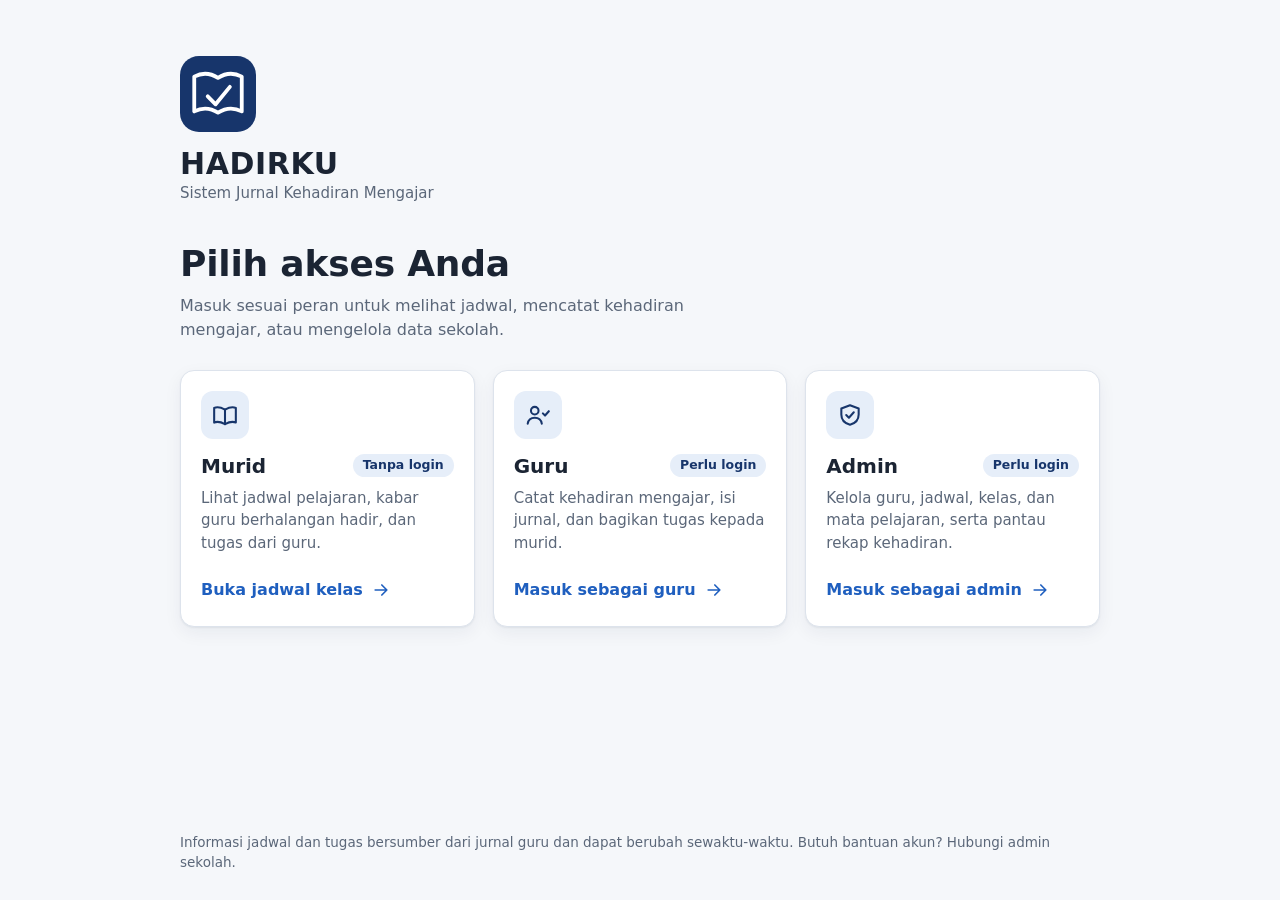
<file: index.html>
<!DOCTYPE html>
<html lang="id">
<head>
<meta charset="utf-8">
<meta name="viewport" content="width=device-width,initial-scale=1">
<title>HADIRKU</title>
<meta http-equiv="refresh" content="0;url=hadirku.html">
<link rel="canonical" href="hadirku.html">
</head>
<body>
<p><a href="hadirku.html">Buka HADIRKU</a></p>
<script>location.replace('hadirku.html')</script>
</body>
</html>
</file>
